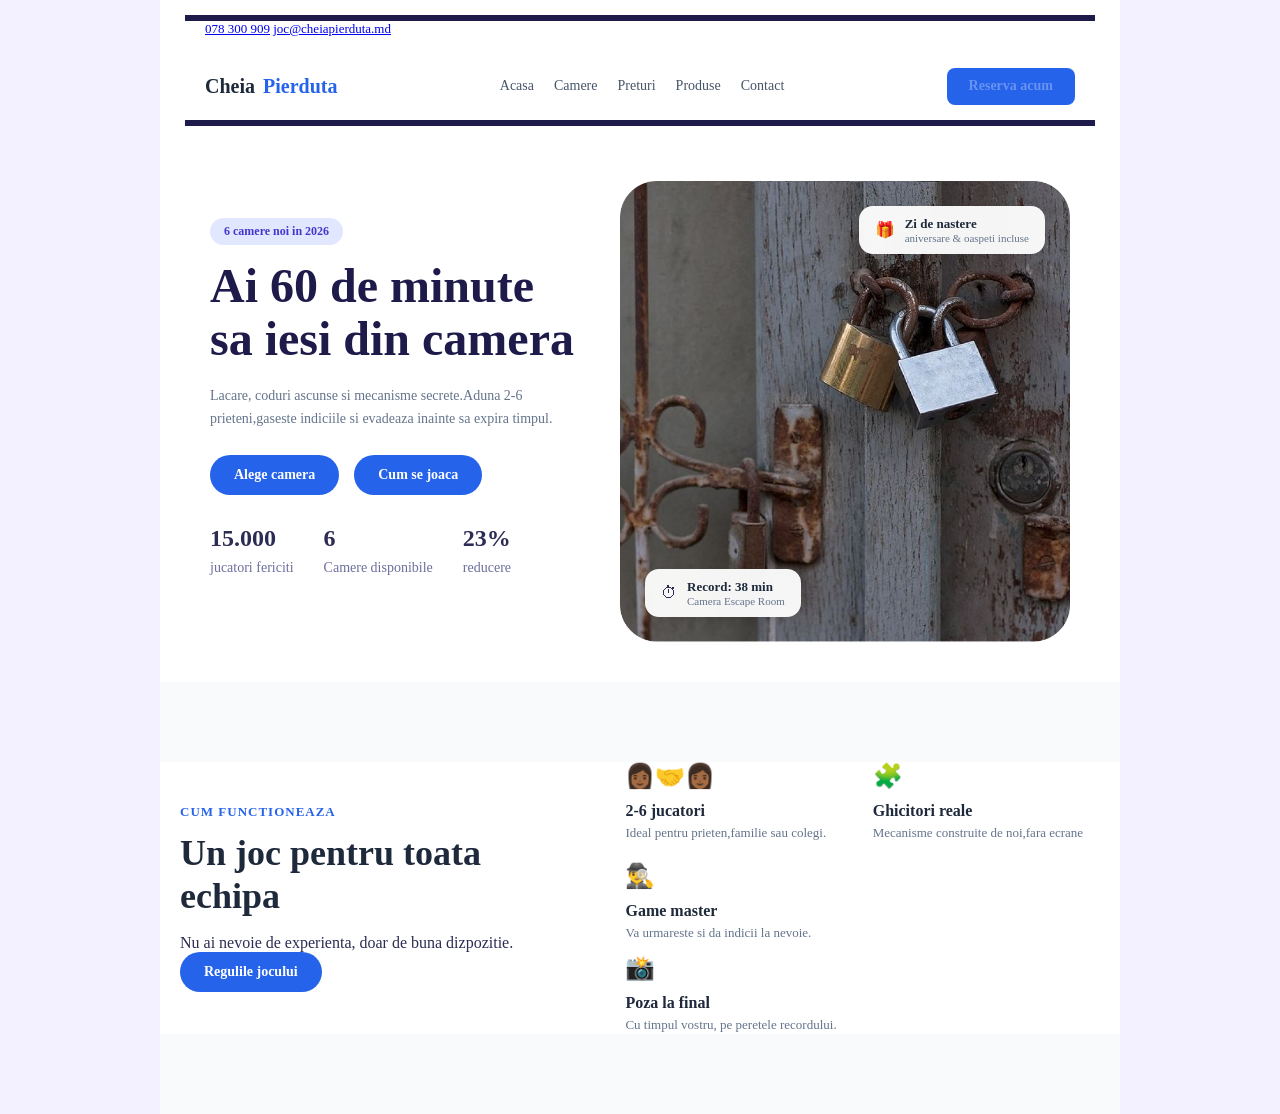
<file: index.html>
<!DOCTYPE html>
<html lang="ro">

<head>
  <meta charset="UTF-8">
  <meta name="viewport" content="width=device-width, initial-scale=1.0">
  <title>CheiaPierduta - Escape Room</title>
  <link rel="stylesheet" href="style.css">
</head>

<body>
  <div class="page">
    <header class="header">
      <div class="header-top">
        <div class="container header-top-content">
          <div class="header-contacts">
            <a href="tel:078 300 909" class="header-phone">078 300 909</a>
            <a href="mailto:joc@cheiarpierduta.md" class="header-email">joc@cheiapierduta.md</a>
            <div class="header-schedule">
              Zilnic, 10:00-00:00
            </div>
          </div>
        </div>
        <div class="container header-main">
          <div class="logo">
            <a href="#">Cheia<span class="logo-blue">Pierduta</span></a>
          </div>
          <nav class="nav">
            <a href="#">Acasa</a>
            <a href="#">Camere</a>
            <a href="#">Preturi</a>
            <a href="#">Produse</a>
            <a href="#">Contact</a>
          </nav>
          <a href="#" class="btn-reservation">Reserva acum</a>
        </div>
    </header>

    <main>
      <section class="hero">
        <div class="hero-text">
          <span class="badge">6 camere noi in 2026</span>
          <h1>Ai 60 de minute sa iesi din camera</h1>
          <p>Lacare, coduri ascunse si mecanisme secrete.Aduna 2-6 prieteni,gaseste indiciile si evadeaza inainte sa
            expira timpul.</p>
          <div class="hero-buttons">

            <a href="#" class="btn-primary">Alege camera</a>
            <a href="#" class="btn-secondary">Cum se joaca</a>
          </div>
          <div class="hero-stats">
            <div class="stat-item">
              <h3>15.000</h3>
              <p>jucatori fericiti</p>
            </div>
            <div class="stat-item">
              <h3>6</h3>
              <p>Camere disponibile</p>
            </div>
            <div class="stat-item">
              <h3>23%</h3>
              <p>reducere</p>
            </div>
          </div>
        </div>
        <div class="hero-image-container">
          <img src="image.png" alt="Escape Room">
          <div class="badge-card badge-top">
            <span class="badge-icon">🎁</span>
            <div class="badge-text">
              <strong>Zi de nastere</strong>
              <small>aniversare & oaspeti incluse</small>
            </div>
          </div>
          <div class="badge-card badge-bottom">
            <span class="badge-icon">⏱</span>
            <div class="badge-text">
              <strong>Record: 38 min</strong>
              <small>Camera Escape Room</small>
            </div>
          </div>
        </div>
      </section>
      <section class="how-it-works">
        <div class="container how-container">
          <div class="how-text-content">
            <span class="section-subtitle">CUM FUNCTIONEAZA</span>
            <h2 class="section-titlle">Un joc pentru toata echipa</h2>
            <p class="section-desc">Nu ai nevoie de experienta, doar de buna dizpozitie.</p>
            <a href="#" class="btn-primary">Regulile jocului</a>
          </div>
          <div class="how-grid">
            <div class="feature-card">
              <div class="feature-icon">👩🏾‍🤝‍👩🏾</div>
              <div class="feature-text">
                <h3>2-6 jucatori</h3>
                <p>Ideal pentru prieten,familie sau colegi.</p>
              </div>
            </div>
            <div class="feature-card">
              <div class="feature-icon">🧩</div>
              <div class="feature-text">
                <h3>Ghicitori reale</h3>
                <p>Mecanisme construite de noi,fara ecrane</p>
              </div>
            </div>
            <div class="feature-card">
              <div class="feature-card">
                <div class="feature-icon">🕵️‍♂️</div>
                <div class="feature-text">
                  <h3>Game master</h3>
                  <p>Va urmareste si da indicii la nevoie.</p>
                </div>
              </div>
              <div class="feature-card">
                <div class="feature-icon">📸</div>
                <div class="feature-text">
                  <h3>Poza la final</h3>
                  <p>Cu timpul vostru, pe peretele recordului.</p>
                </div>
              </div>
            </div>
          </div>
      </section>
    </main>
  </div>
</body>
</file>
<file: style.css>
*{
  box-sizing: border-box;
  margin:0;
  padding: 0;
}

.page{
  width: 960px;  
  margin: 0 auto;
  background-color: #ffffff;
}

body {
  background-color: #f8f9fa;
  color: #c5c5c5;
}
.container {
  width: 100%;
  max-width: 960px;
  margin: 0 auto;
  background-color: #ffffff;
} 
.top-bar {
  display: flex;
  justify-content: flex-start;
  gap: 30px;
  padding: 8px 30px;
  background-color: #1e1b4b;
  color: #ffffff;
  font-size: 13px;
}
.top-phone, .top-email {
  display: flex;
  align-items: center;
  gap: 6px;
}  
.header-main {
  max-width: 960px;
  margin: 0 auto;
  padding: 15px 20px;
  display: flex;
  align-items: center;
  justify-content: space-between;
  width: 100%
}
.logo a {
  font-size: 20px;
  font-weight: 700;
  color: #1e293b; 
  text-decoration: none;
  display: flex;
  aling-items: center;
  gap: 8px;
}
.nav {
  display: flex;
  gap: 30px;
  list-style:none;
  margin: 0;
  padding: 0;
}
.nav a {
  text-decoration: none;
  color: #475569;
  font-size: 15px;
  font-weight: 500;
}
    .nav a:hover,
.nav a.active {
  color: #afbddb;
}

.btn-reservation {
  background-color:#2563eb;
  color:ffffff;
  padding:10px 22px;
  border-radius: 8px;
  text-decoration:none;
  font-weight:600;
  font-size:14px;
  display:inline-block;
} 
.btn-reservation:hover {
  background-color: #1d4ed8;
}

.hero{
  display:flex; 
  justify-content:space-between;
  padding: 40px 30px;
  gap: 40px;
}
.hero-text {
  flex:1;
}
.badge{
  background-color:#e0e7ff;
  color:#4338ca;
  padding:6px 14px;
  border-radius:20px;
  font-size:12px;
  font-weight:600;
  display:inline-block;
  margin-bottom:15px;
}
.hero-text h1 {
  font-size: 34px;
  line-height:1.2;
  color:#1e1b4b;
  margin-bottom:15px;
}
.hero-text p {
  color:#64748b;
  font-size:14px;
  line-height:1.6;
  margin-bottom:25px;
} 
.buttons {
  display:flex;
  gap: 15px;
  margin-bottom:35px;
}
.stats {
  display: flex;
  gap:40px;
}
.stat-item h3{
  font-size: 22px;
  color:#1e1b4b;
}
.hero-mage {
  flex:1;
}
.hero-image img {
  width: 100%;
  border-radius: 20px;
  object-fit: cover;
}
.hero-title, .hero h1 {
  font-size: 48px;
  font-weight: 800;
  line-height: 1.1;
  color: #1e1b4b;
  max-width: 500px;
  margin-bottom: 20px;
}
body {
  background-color: #f3f0ff;
  color: #2c2c54;
}
  .header{
    display: flex;
    justify-content: space-between;
    align-items: center;
    padding: 15px 25px;
    background-color: #ffffff;
    border-bottom: 1px solid #e1e1e1;
    gap: 10px;
  }
  .nav {
    display: flex;
    gap: 20px;
  }
  .nav a {
    text-decoration: none;
    color: #475569;
    font-weight: 500;
    font-size: 14px;
  } 
.hero {
  display: flex;
  align-items: center;
  justify-content: space-between;
  padding: 40px 50px;
  gap: 40px;
}
.hero-text {
  max-width: 500px;
}  
  .hero-image img {
    width: 390px;
    height: auto;
    border-radius: 20px;
    object-fit: cover;
  }
.hero-stats {
  display: flex; 
  gap: 30px;
  margin-top: 30px;
}
.stat-item h3 {
  font-size: 24px;
  font-weight: bold;
  color: #2c2c54;
  margin-bottom: 5px;
}
.stat-item p {
  font-size: 14px;
  color: #6e6e9e;
}
     
.header {
  background-color: transparent !important;
  border: none !important;
  box-shadow: none !important;
}
      .header-top {
      background-color: #1e293b;
      color: #94a3b8;
      font-size: 13px;
      padding: 8px 0;
      width: 100%;
    }
.header-top-content {
  display: flex;
  justify-content: space-between;
  align-items: center;
  max-width: 960px;
  margin: 0 auto;
  padding: 0 20px;
  width: 100%;
}  
.hero-buttons {
  display: flex;
  gap: 15px;
  margin-top: 25px;
  align-items: center;
}
.btn-primary { 
  display: inline-block !important;
  background-color: #2563eb !important;
  color: #ffffff !important;
  padding: 12px 24px !important;
  border-radius: 25px !important;
  text-decoration: none !important;
  font-weight: 600;
  font-size: 14px;

}
.btn-secondary { 
  display: inline-block !important;
  background-color: #2563eb !important;
  color: #ffffff !important;
  padding: 12px 24px !important;
  border-radius: 25px !important;
  text-decoration: none !important;
  font-weight: 600;
  font-size: 14px;
}
.btn-reservation {
  display: initial-block !important;
  background-color: #2563eb !important;
  color: #fffffd4f !important;
  padding: 10px 20 px !important;
  border-radius: 8px !important;
  text-decoration: none !important;
  font-weight: 600;
  font-size: 14px;
  line-height: 1.2;
}
.btn-reservation:hover {
  background-color: #1d4ed8 !important;
} 
.hero-image-container {
  position: relative !important;
  display: inline-block !important;
  max-width: 450px !important;
  border-radius: 20px !important;
}
.hero-image-container img {
  width: 100%;
  height: auto;
  display: block;
  border-radius: 20px;
}
  .hero-image-container {
    position: relative;
    display: inline-block;
  }
.badge-card {
  position: absolute !important;
  background: rgba(255, 255, 255, 0.95) !important;
  backdrop-filter: blur(8px);
  padding: 10px 16px;
  border-radius: 14px;
  display:flex;
  align-items: center;
  gap: 10px;
  box-shadow: 0 8px 25px rgba(0, 0, 0,0.1);
  z-index: 10;
}
.badge-card strong {
  display:block;
  font-size: 13px;
  color: #1e293b;
  font-weight:600;
}
.badge-card small {
  display: block;
  font-size: 11px;
  color: #64748b;
}
.badge-top {
  top: 25px !important;
  right: 25px !important;
}
.badge-bottom {
  bottom: 25px !important;
  left: 25px !important;
}
 .logo {
   display: flex;
   align-items: center;
   gap: 8px;
   font-size: 20px;
   font-weight: 700;
   color: #1e293b;
   text-decoration: none;
 }
.logo-blue {
  color: #2563eb !important;
}
.logo-icon {
  font-size: 18px;
}
  .top-bar, .header-top {
    background-color: #1e1b4b !important;
    color: #ffffff !important;
  }
  .how-it-works {
    padding: 80px 0;
    background-color: #f8fafc;
  }
.how-container {
  max-width: 960px;
  margin: 0 auto;
  padding: 0 20px;
  display: flex;
  justify-content: space-between;
  align-items: center;
  gap: 50px;
}
.how-text-content { 
  flex: 1;
  max-width: 450px;
}
.section-subtitle {
  font-size: 13px;
  font-weight:700;
  color: #2563eb;
  text-transform: uppercase;
  letter-spacing: 1px;
  display: block;
  margin-bottom: 12px;
}
.how-text-content h2 {
  font-size: 36px;
  font-weight: 800;
  color: #1e293b;
  margin-bottom: 16px;
  line-height: 1.2;
}
.how-grid {
  flex: 1.2;
  display: grid;
  grid-template-columns: repeat(2, 1fr);
  gap: 20px;
}
.feature-card {
  background:#ffffff
    padding: 24px;
    border: radius: 16px;
    box-shadow: 0 4px 20 px rgba(0, 0, 0, 0.04);
    display: flex;
    flex-direction: column;
    gap: 12px;
  }

  .feature-icon {
    font-size: 24px;
  }
.feature-text h3 {
  font-size: 16px;
  font-weight: 600;
  color: #1e293b;
  margin-bottom: 4px;
}
.feature-text p {
  font-size: 13px;
  color: #64748b;
  line-height: 1.4;
}
.header {
  background-color: #ffffff;
  border-bottom: 1px solid #e2e8f0;
}
.header-top {
  background-color: #1e1b4b !important;
  color: #ffffff !important;
  padding: 6px 0 !important;
}
.header-top-content {
  display: flex;
  justify-content: space-between;
  align-items:center;
  max-width:960px;
  margin: 0 auto;
  padding: 0 20px;
}
</file>
